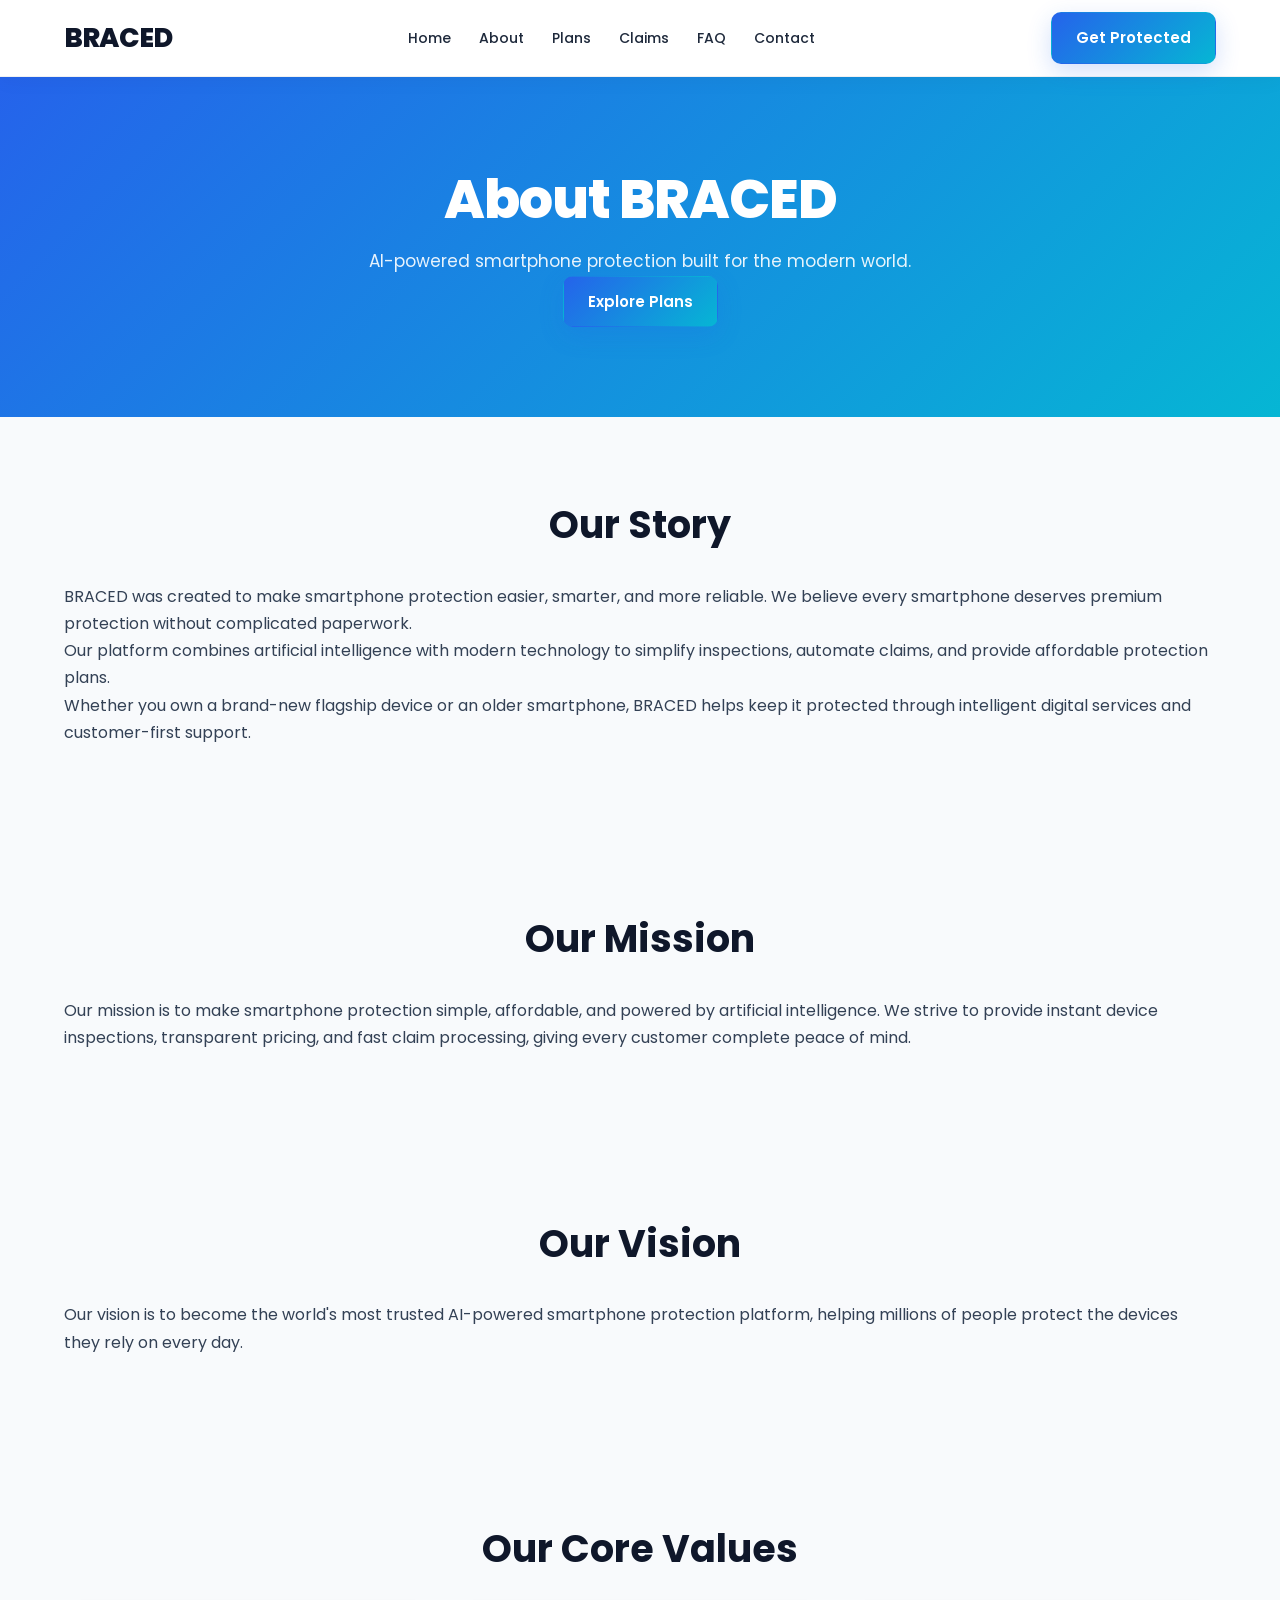
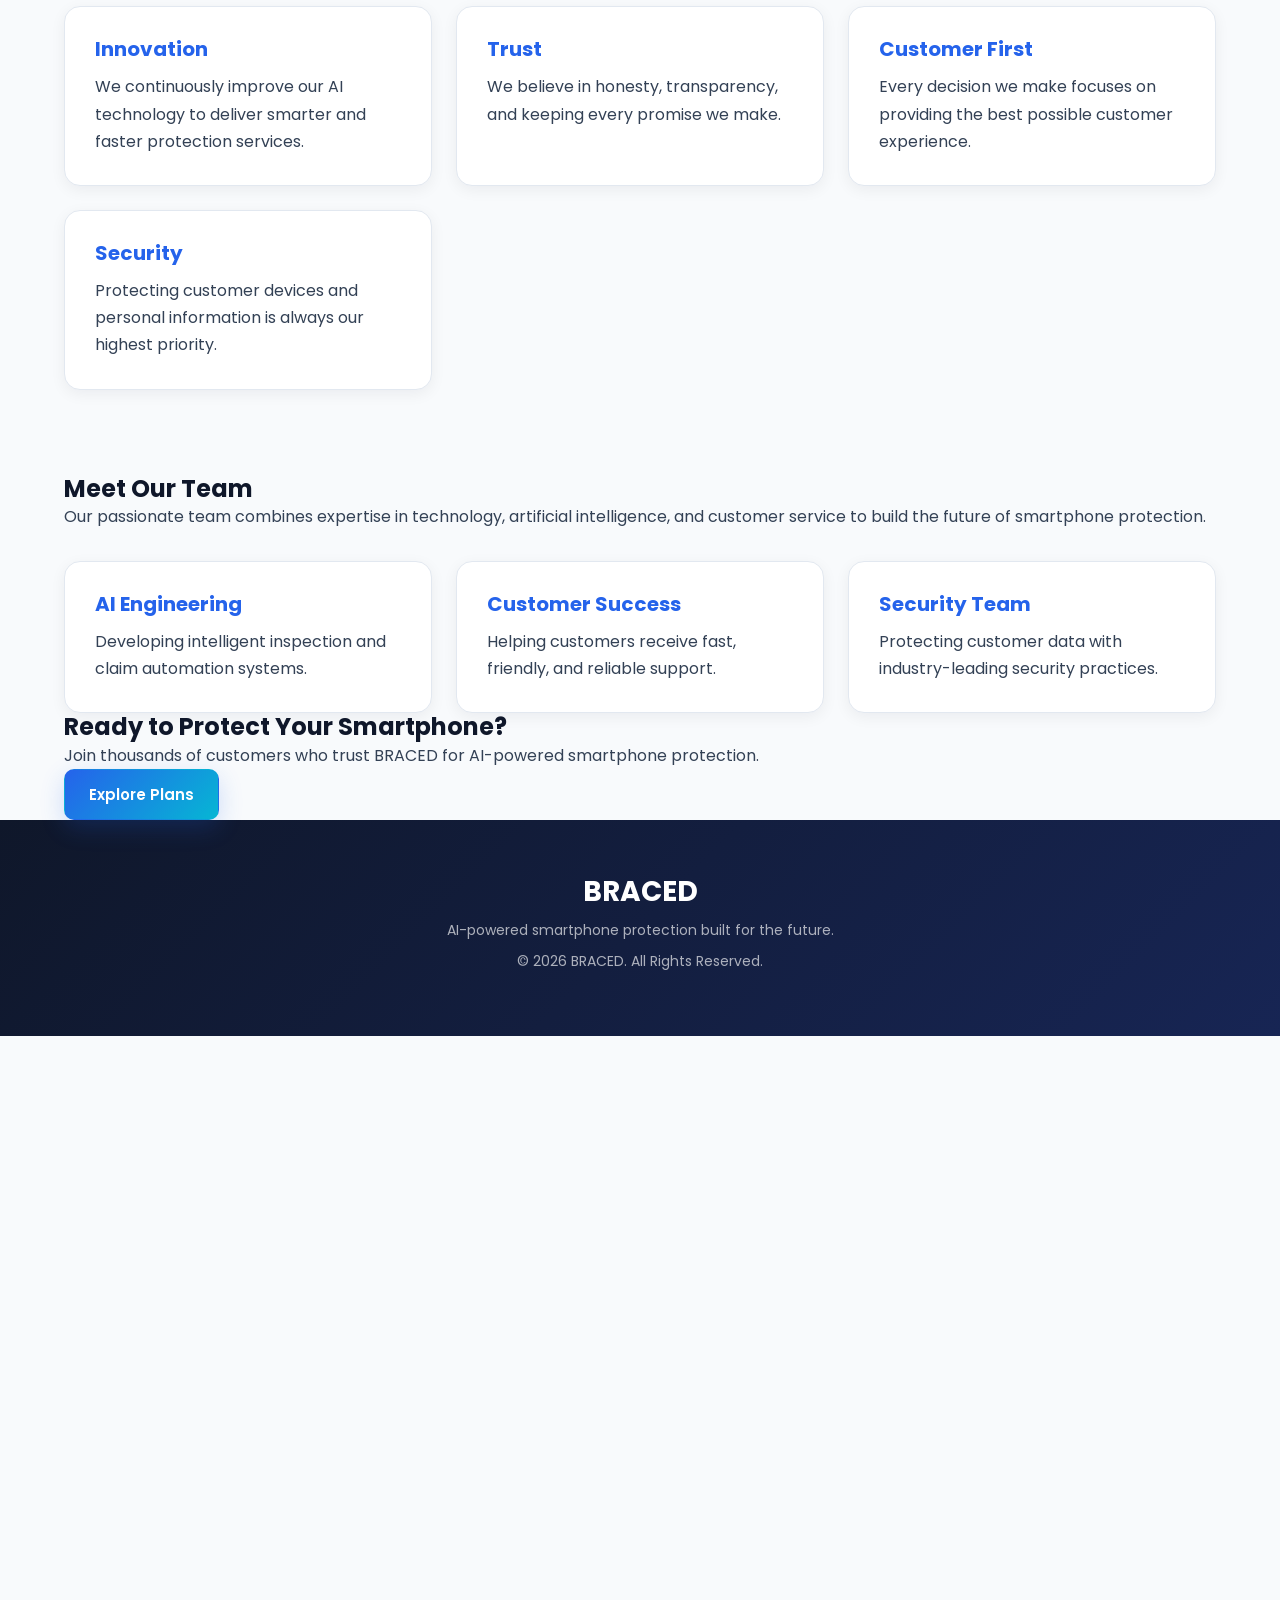
<file: pages/about.html>
<!DOCTYPE html>
<html lang="en">

<head>

    <meta charset="UTF-8">
    <meta name="viewport" content="width=device-width, initial-scale=1.0">

    <title>About | BRACED</title>

    <meta name="description" content="Learn more about BRACED and our AI-powered smartphone protection services.">

    <link rel="stylesheet" href="../css/style.css">

</head>

<body>

    <!-- ===========================
         HEADER
    ============================ -->

    <header>

        <nav class="navbar">

            <div class="logo">
                <a href="../index.html">BRACED</a>
            </div>

            <ul class="nav-links">

                <li><a href="../index.html">Home</a></li>

                <li><a href="about.html">About</a></li>

                <li><a href="plans.html">Plans</a></li>

                <li><a href="claims.html">Claims</a></li>

                <li><a href="faq.html">FAQ</a></li>

                <li><a href="contact.html">Contact</a></li>

            </ul>

            <a href="plans.html" class="btn-primary">
                Get Protected
            </a>

        </nav>

    </header>

    <main>

        <!-- ===========================
             ABOUT HERO
        ============================ -->

        <section class="about-hero">

            <div class="container">

                <h1>About BRACED</h1>

                <p>

                    AI-powered smartphone protection built for the modern world.

                </p>

                <a href="plans.html" class="btn-primary">

                    Explore Plans

                </a>

            </div>

        </section>

        <!-- ===========================
             OUR STORY
        ============================ -->

        <section class="our-story">

            <div class="container">

                <h2>Our Story</h2>

                <p>

                    BRACED was created to make smartphone protection easier,
                    smarter, and more reliable. We believe every smartphone
                    deserves premium protection without complicated paperwork.

                </p>

                <p>

                    Our platform combines artificial intelligence with modern
                    technology to simplify inspections, automate claims,
                    and provide affordable protection plans.

                </p>

                <p>

                    Whether you own a brand-new flagship device or an older
                    smartphone, BRACED helps keep it protected through
                    intelligent digital services and customer-first support.

                </p>

            </div>

        </section>
        <!-- ===========================
             OUR MISSION
        ============================ -->

        <section class="mission">

            <div class="container">

                <h2>Our Mission</h2>

                <p>

                    Our mission is to make smartphone protection simple,
                    affordable, and powered by artificial intelligence.
                    We strive to provide instant device inspections,
                    transparent pricing, and fast claim processing,
                    giving every customer complete peace of mind.

                </p>

            </div>

        </section>

        <!-- ===========================
             OUR VISION
        ============================ -->

        <section class="vision">

            <div class="container">

                <h2>Our Vision</h2>

                <p>

                    Our vision is to become the world's most trusted
                    AI-powered smartphone protection platform, helping
                    millions of people protect the devices they rely on
                    every day.

                </p>

            </div>

        </section>

        <!-- ===========================
             CORE VALUES
        ============================ -->

        <section class="core-values">

            <div class="container">

                <h2>Our Core Values</h2>

                <div class="values-grid">

                    <div class="value-card">

                        <h3>Innovation</h3>

                        <p>

                            We continuously improve our AI technology to
                            deliver smarter and faster protection services.

                        </p>

                    </div>

                    <div class="value-card">

                        <h3>Trust</h3>

                        <p>

                            We believe in honesty, transparency,
                            and keeping every promise we make.

                        </p>

                    </div>

                    <div class="value-card">

                        <h3>Customer First</h3>

                        <p>

                            Every decision we make focuses on providing
                            the best possible customer experience.

                        </p>

                    </div>

                    <div class="value-card">

                        <h3>Security</h3>

                        <p>

                            Protecting customer devices and personal
                            information is always our highest priority.

                        </p>

                    </div>

                </div>

            </div>

        </section>
        <!-- ===========================
             OUR TEAM
        ============================ -->

        <section class="team">

            <div class="container">

                <h2>Meet Our Team</h2>

                <p>
                    Our passionate team combines expertise in technology,
                    artificial intelligence, and customer service to build
                    the future of smartphone protection.
                </p>

                <div class="team-grid">

                    <div class="team-card">

                        <h3>AI Engineering</h3>

                        <p>
                            Developing intelligent inspection and claim
                            automation systems.
                        </p>

                    </div>

                    <div class="team-card">

                        <h3>Customer Success</h3>

                        <p>
                            Helping customers receive fast, friendly,
                            and reliable support.
                        </p>

                    </div>

                    <div class="team-card">

                        <h3>Security Team</h3>

                        <p>
                            Protecting customer data with industry-leading
                            security practices.
                        </p>

                    </div>

                </div>

            </div>

        </section>

        <!-- ===========================
             CALL TO ACTION
        ============================ -->

        <section class="about-cta">

            <div class="container">

                <h2>Ready to Protect Your Smartphone?</h2>

                <p>
                    Join thousands of customers who trust BRACED for
                    AI-powered smartphone protection.
                </p>

                <a href="plans.html" class="btn-primary">
                    Explore Plans
                </a>

            </div>

        </section>

    </main>

    <!-- ===========================
         FOOTER
    ============================ -->

    <footer>

        <div class="container">

            <h3>BRACED</h3>

            <p>
                AI-powered smartphone protection built for the future.
            </p>

            <p>
                © 2026 BRACED. All Rights Reserved.
            </p>

        </div>

    </footer>

</body>

</html>
<!-- Insert this block *just before* the closing </body> tag in about.html -->
<!-- Signup section (anchor target for CTAs) -->
<section id="signup" class="signup section reveal">
  <div class="container">
    <h2 class="section-title">Start your free trial</h2>
    <p class="section-sub">No credit card required. Try BRACED risk monitoring and claims for 14 days.</p>

    <form class="card" aria-labelledby="signup" style="padding:20px; display:grid; gap:12px; max-width:720px;">
      <!-- Note: In production wire this to your backend / serverless function -->
      <label>
        <span style="display:block;font-weight:600;margin-bottom:6px">Full name</span>
        <input type="text" name="name" placeholder="Jane Doe" required style="width:100%;padding:10px;border-radius:8px;border:1px solid rgba(2,6,23,0.06)">
      </label>

      <label>
        <span style="display:block;font-weight:600;margin-bottom:6px">Email</span>
        <input type="email" name="email" placeholder="you@example.com" required style="width:100%;padding:10px;border-radius:8px;border:1px solid rgba(2,6,23,0.06)">
      </label>

      <label>
        <span style="display:block;font-weight:600;margin-bottom:6px">Device</span>
        <input type="text" name="device" placeholder="iPhone 15 Pro" style="width:100%;padding:10px;border-radius:8px;border:1px solid rgba(2,6,23,0.06)">
      </label>

      <div style="display:flex;gap:12px;align-items:center;">
        <button type="submit" class="btn btn-primary">Start Free Trial</button>
        <a class="btn btn-ghost" href="#contact" style="display:inline-flex;align-items:center">Contact Sales</a>
      </div>

      <p class="muted" style="color:var(--muted);font-size:0.95rem;margin:6px 0 0 0">
        By starting a trial you agree to our <a href="#terms">terms</a> and <a href="#privacy">privacy policy</a>.
      </p>
    </form>
  </div>
</section>

<!-- Contact section (anchor target for Contact Sales) -->
<section id="contact" class="contact section reveal">
  <div class="container">
    <h2 class="section-title">Contact Sales</h2>
    <p class="section-sub">Have questions about coverage, enterprise plans, or integrations? Our team is here to help.</p>

    <div class="contact-grid" style="display:grid; grid-template-columns: 1fr 320px; gap:20px; align-items:start; margin-top:18px;">
      <form class="card" style="padding:20px; display:grid; gap:12px;">
        <label>
          <span style="display:block;font-weight:600;margin-bottom:6px">Company</span>
          <input type="text" name="company" placeholder="ACME Inc." style="width:100%;padding:10px;border-radius:8px;border:1px solid rgba(2,6,23,0.06)">
        </label>

        <label>
          <span style="display:block;font-weight:600;margin-bottom:6px">Name</span>
          <input type="text" name="name" placeholder="Your name" required style="width:100%;padding:10px;border-radius:8px;border:1px solid rgba(2,6,23,0.06)">
        </label>

        <label>
          <span style="display:block;font-weight:600;margin-bottom:6px">Work email</span>
          <input type="email" name="email" placeholder="you@company.com" required style="width:100%;padding:10px;border-radius:8px;border:1px solid rgba(2,6,23,0.06)">
        </label>

        <label>
          <span style="display:block;font-weight:600;margin-bottom:6px">Message</span>
          <textarea name="message" rows="4" placeholder="Tell us about your needs..." style="width:100%;padding:10px;border-radius:8px;border:1px solid rgba(2,6,23,0.06)"></textarea>
        </label>

        <div style="display:flex;gap:12px;align-items:center;">
          <button type="submit" class="btn btn-primary">Send message</button>
          <a class="btn btn-outline" href="mailto:sales@braced.example">Email sales</a>
        </div>
      </form>

      <aside style="padding:18px; border-radius:12px; background:var(--surface); box-shadow:var(--shadow-sm);">
        <h4 style="margin-top:0">Sales & Partnerships</h4>
        <p style="color:var(--muted)">response time: typically within 1 business day</p>
        <dl style="margin-top:12px;color:var(--muted);">
          <dt style="font-weight:700">Email</dt><dd>sales@braced.example</dd>
          <dt style="font-weight:700;margin-top:8px">Phone</dt><dd>+1 (555) 555-0123</dd>
          <dt style="font-weight:700;margin-top:8px">Address</dt><dd>1600 Market St, San Francisco, CA</dd>
        </dl>
      </aside>
    </div>
  </div>
</section>

<!-- Privacy policy (simple inline excerpt, link to full doc in production) -->
<section id="privacy" class="policy section reveal">
  <div class="container">
    <h2 class="section-title">Privacy Policy</h2>
    <p class="section-sub">Short summary — we minimize data collection and prioritize on-device processing where possible.</p>

    <div class="card" style="padding:18px; margin-top:14px;">
      <h4>Data we collect</h4>
      <p style="color:var(--muted)">Minimal diagnostics, device model, and anonymized telemetry used to improve risk models and claims processing. We do not sell personal data.</p>

      <h4 style="margin-top:12px">Your control</h4>
      <p style="color:var(--muted)">You can opt out of analytics, request data exports, or delete your account by contacting support.</p>

      <p style="margin-top:10px;color:var(--muted)"><em>For the full policy, link to your canonical privacy page in production.</em></p>
    </div>
  </div>
</section>

<!-- Terms of service (short excerpt) -->
<section id="terms" class="policy section reveal">
  <div class="container">
    <h2 class="section-title">Terms of Service</h2>
    <p class="section-sub">Summary of key terms — coverage rules, claims process, and subscription terms.</p>

    <div class="card" style="padding:18px; margin-top:14px;">
      <h4>Coverage overview</h4>
      <p style="color:var(--muted)">Coverage varies by plan and geography. Claims are subject to verification and the terms agreed at sign-up.</p>

      <h4 style="margin-top:12px">Billing & cancellations</h4>
      <p style="color:var(--muted)">You can cancel at any time; prorated refunds may apply depending on billing cycle and promotions.</p>

      <p style="margin-top:10px;color:var(--muted)"><em>Link this to the full legal terms page for production use.</em></p>
    </div>
  </div>
</section>

<!-- Minor accessibility helper: skip link (visually hidden until focused) -->
<a class="skip-link" href="#main" style="position:absolute;left:-9999px;top:auto;width:1px;height:1px;overflow:hidden;"
   onfocus="this.style.left='16px';this.style.top='16px';this.style.width='auto';this.style.height='auto';this.style.background='#fff';this.style.padding='8px 12px';this.style.borderRadius='8px';this.style.boxShadow='var(--shadow-sm)';">
  Skip to content
</a>
</file>
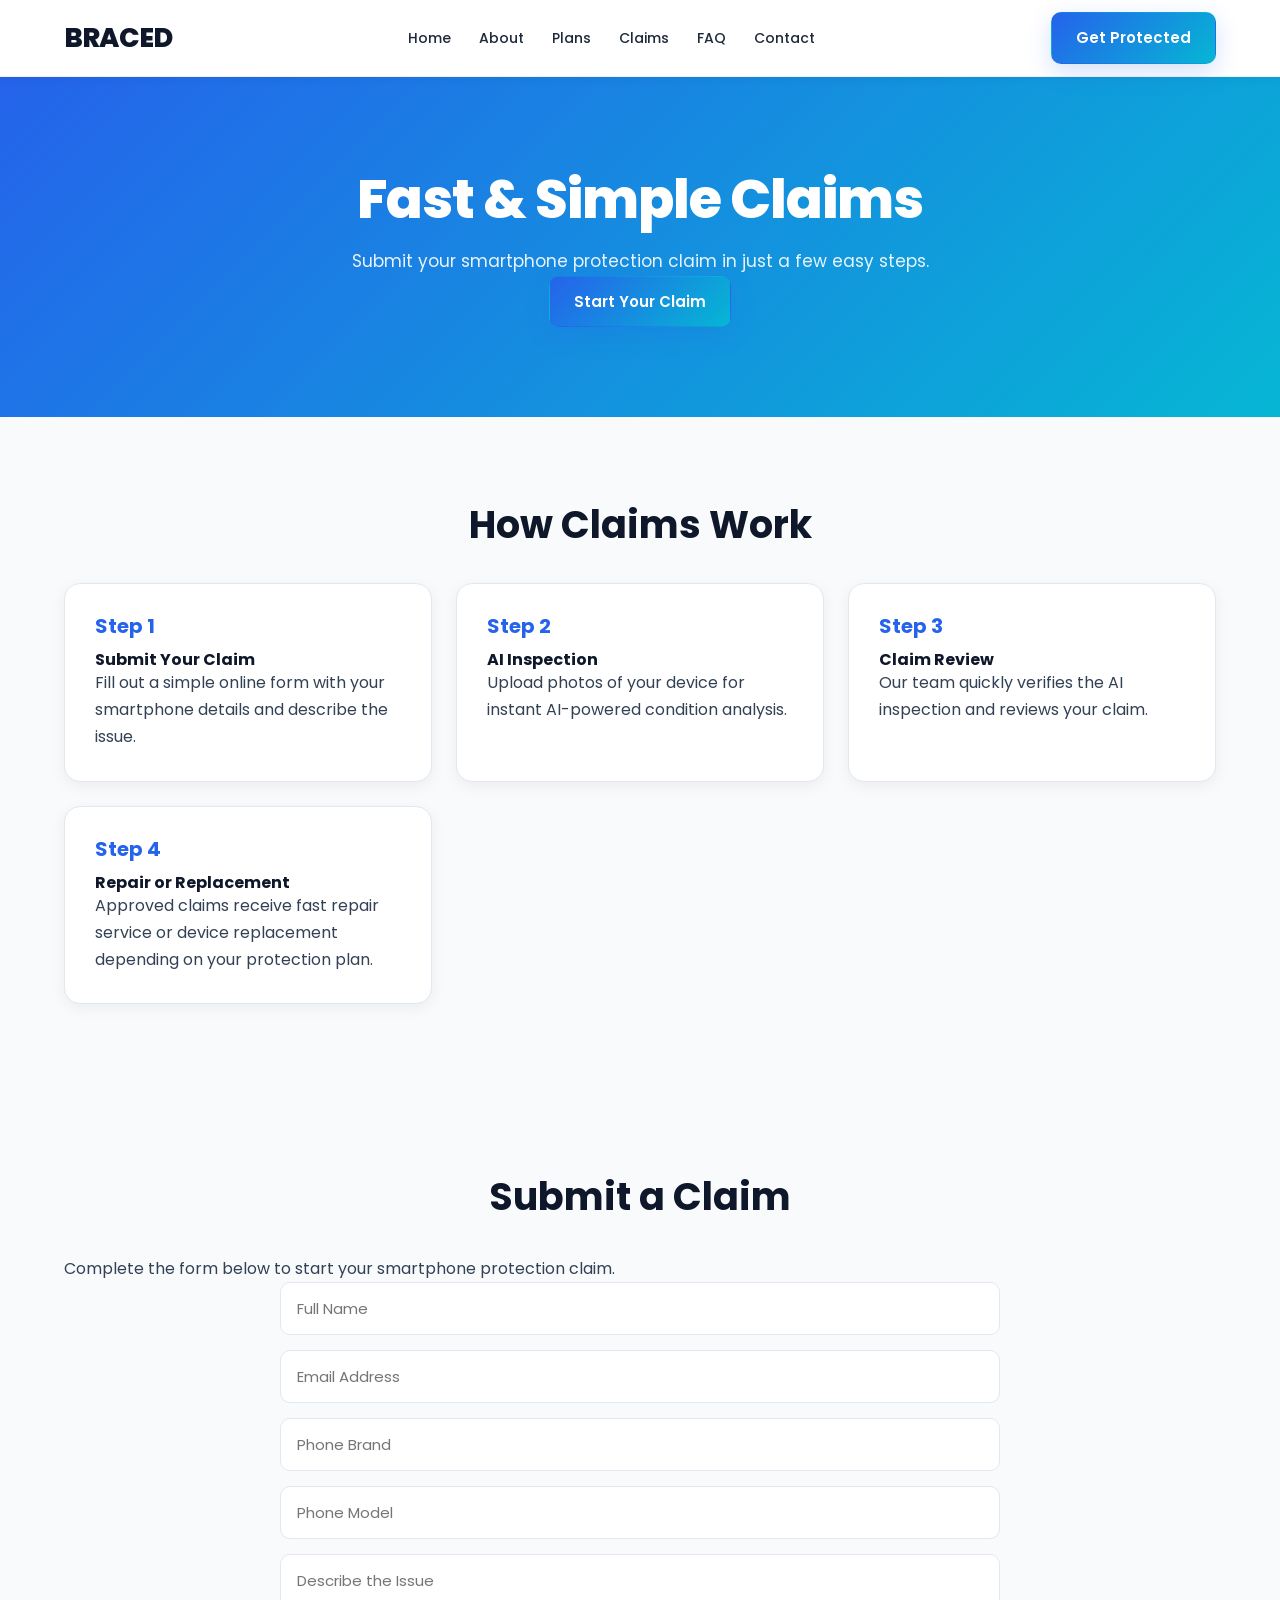
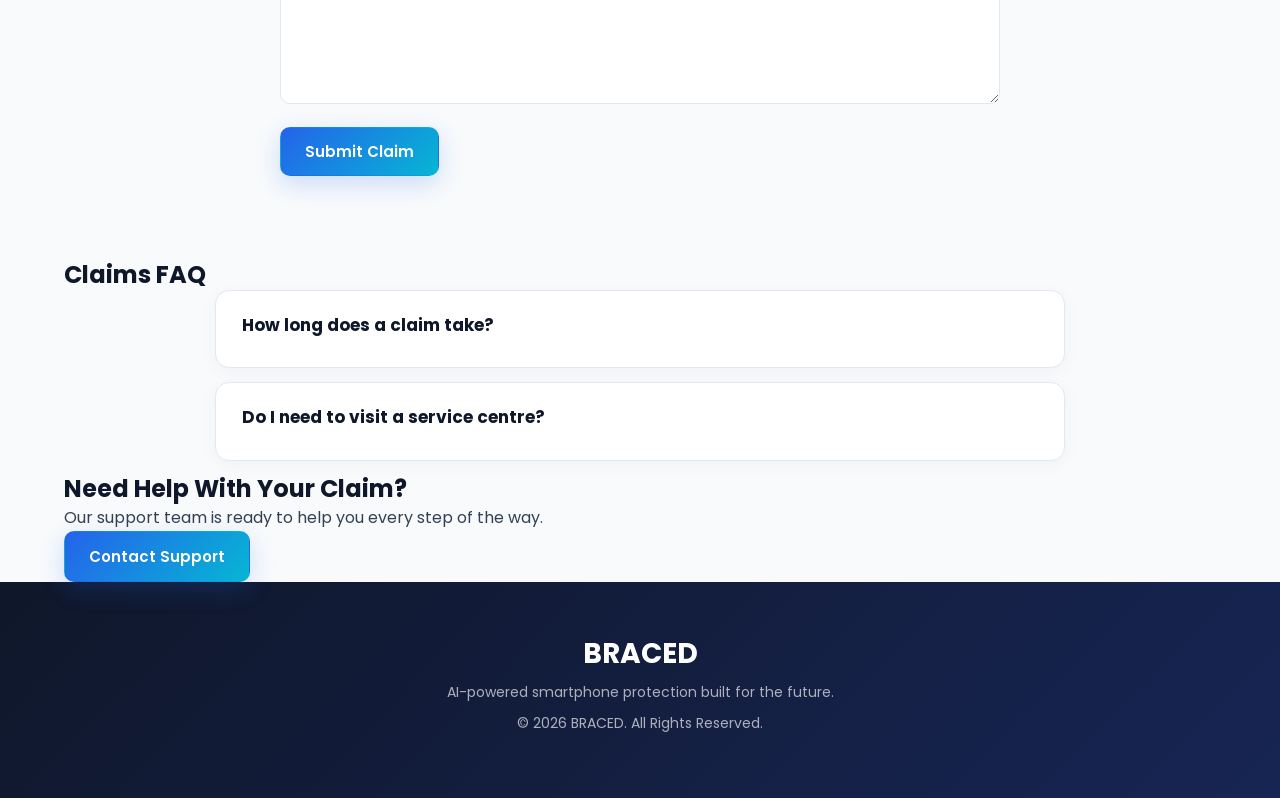
<file: pages/claims.html>
<!DOCTYPE html>
<html lang="en">

<head>

    <meta charset="UTF-8">
    <meta name="viewport" content="width=device-width, initial-scale=1.0">

    <title>Claims | BRACED</title>

    <meta name="description" content="Submit and track your BRACED smartphone protection claims.">

    <link rel="stylesheet" href="../css/style.css">

</head>

<body>

    <!-- ===========================
         HEADER
    ============================ -->

    <header>

        <nav class="navbar">

            <div class="logo">
                <a href="../index.html">BRACED</a>
            </div>

            <ul class="nav-links">

                <li><a href="../index.html">Home</a></li>

                <li><a href="about.html">About</a></li>

                <li><a href="plans.html">Plans</a></li>

                <li><a href="claims.html">Claims</a></li>

                <li><a href="faq.html">FAQ</a></li>

                <li><a href="contact.html">Contact</a></li>

            </ul>

            <a href="#" class="btn-primary">
                Get Protected
            </a>

        </nav>

    </header>

    <main>

        <!-- ===========================
             CLAIMS HERO
        ============================ -->

        <section class="claims-hero">

            <div class="container">

                <h1>Fast &amp; Simple Claims</h1>

                <p>

                    Submit your smartphone protection claim in just a few easy steps.

                </p>

                <a href="#" class="btn-primary">

                    Start Your Claim

                </a>

            </div>

        </section>

        <!-- ===========================
             HOW CLAIMS WORK
        ============================ -->

        <section class="claims-process">

            <div class="container">

                <h2>How Claims Work</h2>

                <div class="claims-grid">

                    <div class="claim-step">

                        <h3>Step 1</h3>

                        <h4>Submit Your Claim</h4>

                        <p>

                            Fill out a simple online form with your smartphone details and describe the issue.

                        </p>

                    </div>

                    <div class="claim-step">

                        <h3>Step 2</h3>

                        <h4>AI Inspection</h4>

                        <p>

                            Upload photos of your device for instant AI-powered condition analysis.

                        </p>

                    </div>

                    <div class="claim-step">

                        <h3>Step 3</h3>

                        <h4>Claim Review</h4>

                        <p>

                            Our team quickly verifies the AI inspection and reviews your claim.

                        </p>

                    </div>

                    <div class="claim-step">

                        <h3>Step 4</h3>

                        <h4>Repair or Replacement</h4>

                        <p>

                            Approved claims receive fast repair service or device replacement depending on your protection plan.

                        </p>

                    </div>

                </div>

            </div>

        </section>
        <!-- ===========================
             CLAIM FORM
        ============================ -->

        <section class="claim-form">

            <div class="container">

                <h2>Submit a Claim</h2>

                <p>

                    Complete the form below to start your smartphone protection claim.

                </p>

                <form>

                    <input type="text" placeholder="Full Name" required>

                    <input type="email" placeholder="Email Address" required>

                    <input type="text" placeholder="Phone Brand" required>

                    <input type="text" placeholder="Phone Model" required>

                    <textarea placeholder="Describe the Issue" rows="5" required></textarea>

                    <button type="submit" class="btn-primary">

                        Submit Claim

                    </button>

                </form>

            </div>

        </section>

        <!-- ===========================
             CLAIM FAQ
        ============================ -->

        <section class="claims-faq">

            <div class="container">

                <h2>Claims FAQ</h2>

                <div class="faq-item">

                    <h3>How long does a claim take?</h3>

                    <p>

                        Most claims are reviewed within 24 hours after AI inspection.

                    </p>

                </div>

                <div class="faq-item">

                    <h3>Do I need to visit a service centre?</h3>

                    <p>

                        In most cases, no. The process is completed online until repair or replacement is arranged.

                    </p>

                </div>

            </div>

        </section>

        <!-- ===========================
             CALL TO ACTION
        ============================ -->

        <section class="claims-cta">

            <div class="container">

                <h2>Need Help With Your Claim?</h2>

                <p>

                    Our support team is ready to help you every step of the way.

                </p>

                <a href="contact.html" class="btn-primary">

                    Contact Support

                </a>

            </div>

        </section>
    </main>

    <!-- ===========================
         FOOTER
    ============================ -->

    <footer>

        <div class="container">

            <h3>BRACED</h3>

            <p>

                AI-powered smartphone protection built for the future.

            </p>

            <p>

                © 2026 BRACED. All Rights Reserved.

            </p>

        </div>

    </footer>

    <script src="../js/app.js"></script>

</body>

</html>
</file>
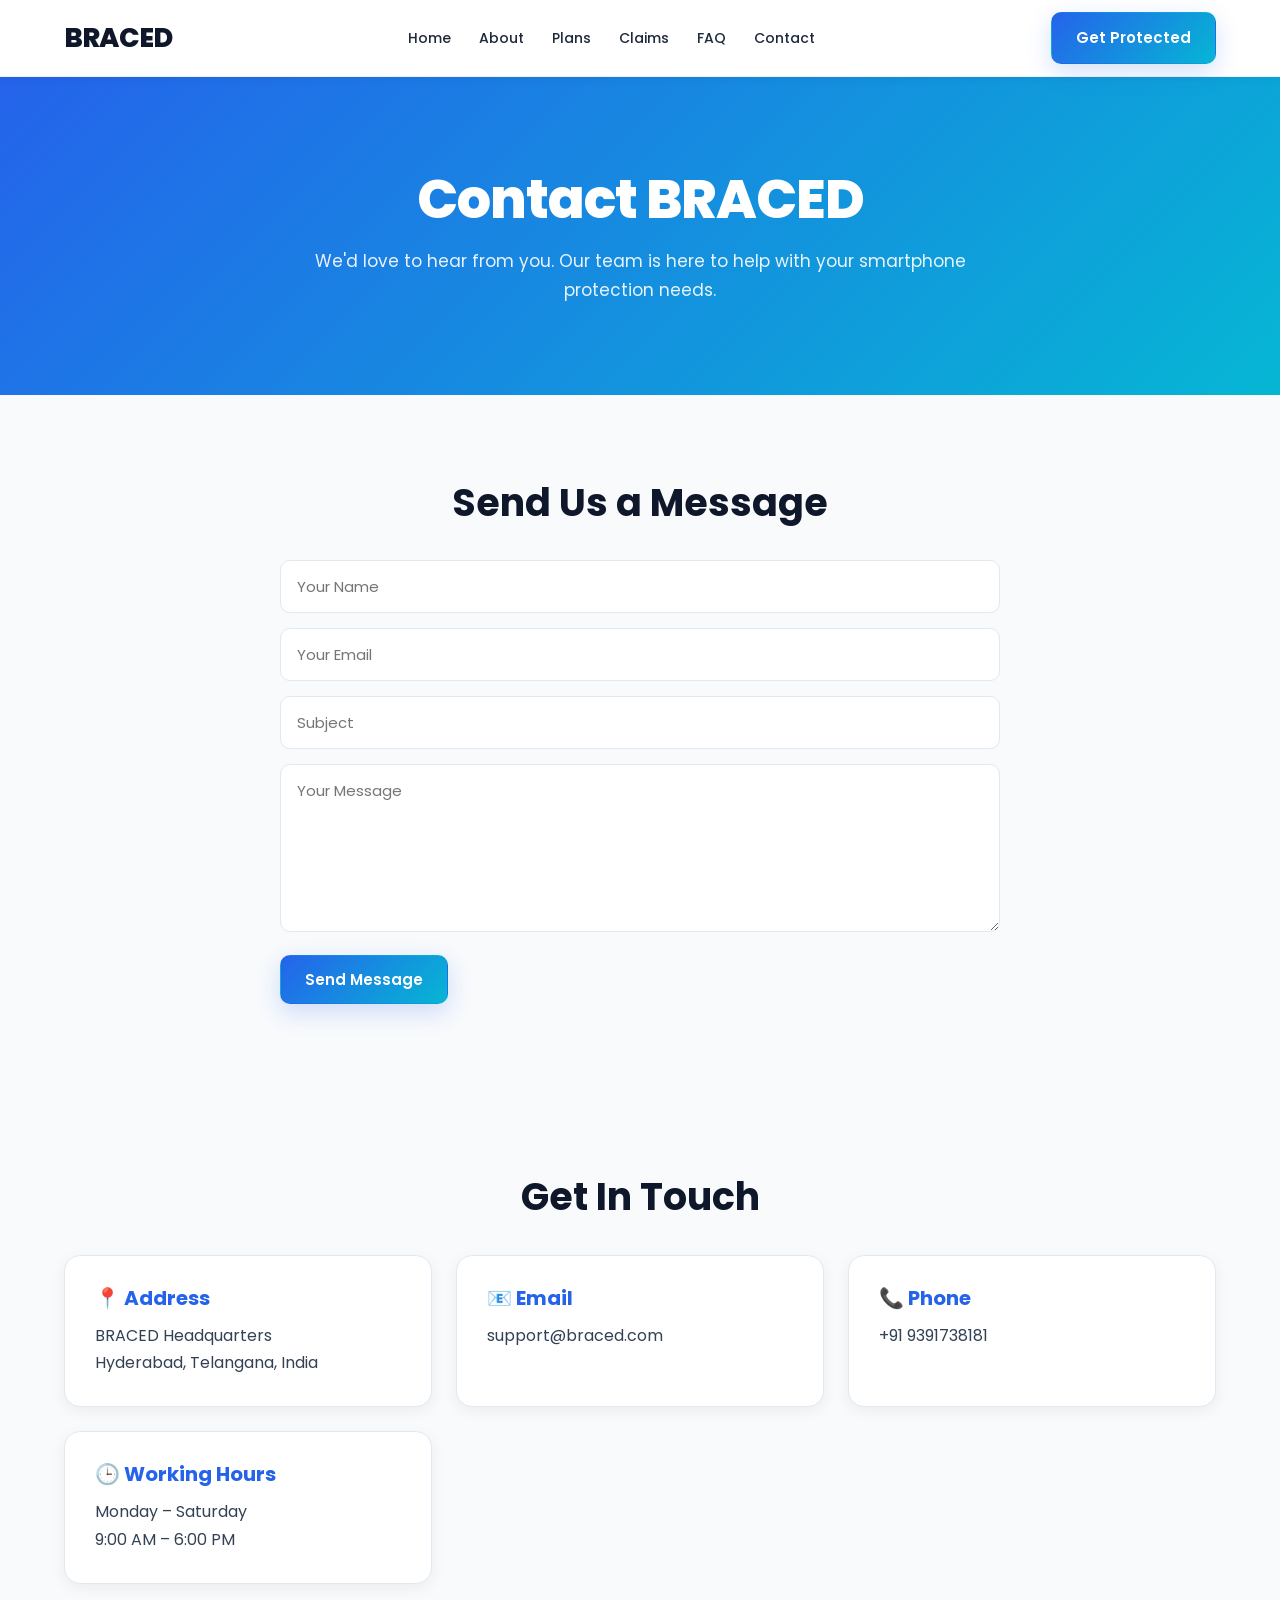
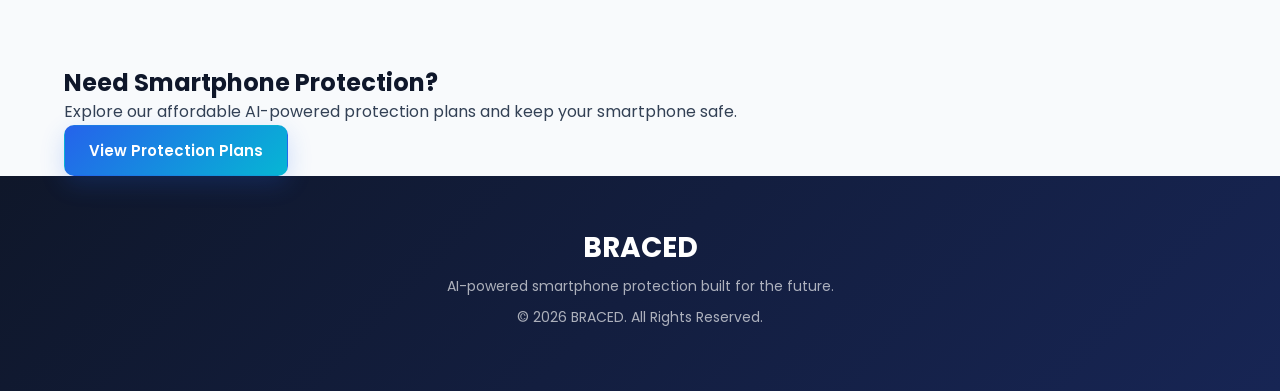
<file: pages/contact.html>
<!DOCTYPE html>
<html lang="en">

<head>

    <meta charset="UTF-8">
    <meta name="viewport" content="width=device-width, initial-scale=1.0">

    <title>Contact | BRACED</title>

    <meta name="description" content="Contact BRACED for smartphone protection support.">

    <link rel="stylesheet" href="../css/style.css">

</head>

<body>

    <!-- ===========================
         HEADER
    ============================ -->

    <header>

        <nav class="navbar">

            <div class="logo">

                <a href="../index.html">BRACED</a>

            </div>

            <ul class="nav-links">

                <li><a href="../index.html">Home</a></li>
                <li><a href="about.html">About</a></li>
                <li><a href="plans.html">Plans</a></li>
                <li><a href="claims.html">Claims</a></li>
                <li><a href="faq.html">FAQ</a></li>
                <li><a href="contact.html">Contact</a></li>

            </ul>

            <a href="plans.html" class="btn-primary">

                Get Protected

            </a>

        </nav>

    </header>

    <main>

        <!-- ===========================
             CONTACT HERO
        ============================ -->

        <section class="contact-hero">

            <div class="container">

                <h1>Contact BRACED</h1>

                <p>

                    We'd love to hear from you. Our team is here to help with your smartphone protection needs.

                </p>

            </div>

        </section>

        <!-- ===========================
             CONTACT FORM
        ============================ -->

        <section class="contact-page">

            <div class="container">

                <h2>Send Us a Message</h2>

                <form>

                    <input type="text" placeholder="Your Name" required>

                    <input type="email" placeholder="Your Email" required>

                    <input type="text" placeholder="Subject" required>

                    <textarea placeholder="Your Message" rows="6" required></textarea>

                    <button type="submit" class="btn-primary">

                        Send Message

                    </button>

                </form>

            </div>

        </section>
        <!-- ===========================
             CONTACT INFORMATION
        ============================ -->

        <section class="contact-info">

            <div class="container">

                <h2>Get In Touch</h2>

                <div class="contact-grid">

                    <div class="contact-card">

                        <h3>📍 Address</h3>

                        <p>

                            BRACED Headquarters<br>
                            Hyderabad, Telangana, India

                        </p>

                    </div>

                    <div class="contact-card">

                        <h3>📧 Email</h3>

                        <p>

                            support@braced.com

                        </p>

                    </div>

                    <div class="contact-card">

                        <h3>📞 Phone</h3>

                        <p>

                            +91 9391738181

                        </p>

                    </div>

                    <div class="contact-card">

                        <h3>🕒 Working Hours</h3>

                        <p>

                            Monday – Saturday<br>
                            9:00 AM – 6:00 PM

                        </p>

                    </div>

                </div>

            </div>

        </section>

        <!-- ===========================
             CONTACT CTA
        ============================ -->

        <section class="contact-cta">

            <div class="container">

                <h2>Need Smartphone Protection?</h2>

                <p>

                    Explore our affordable AI-powered protection plans and keep your smartphone safe.

                </p>

                <a href="plans.html" class="btn-primary">

                    View Protection Plans

                </a>

            </div>

        </section>
    </main>

    <!-- ===========================
         FOOTER
    ============================ -->

    <footer>

        <div class="container">

            <h3>BRACED</h3>

            <p>

                AI-powered smartphone protection built for the future.

            </p>

            <p>

                © 2026 BRACED. All Rights Reserved.

            </p>

        </div>

    </footer>

    <script src="../js/app.js"></script>

</body>

</html>
</file>
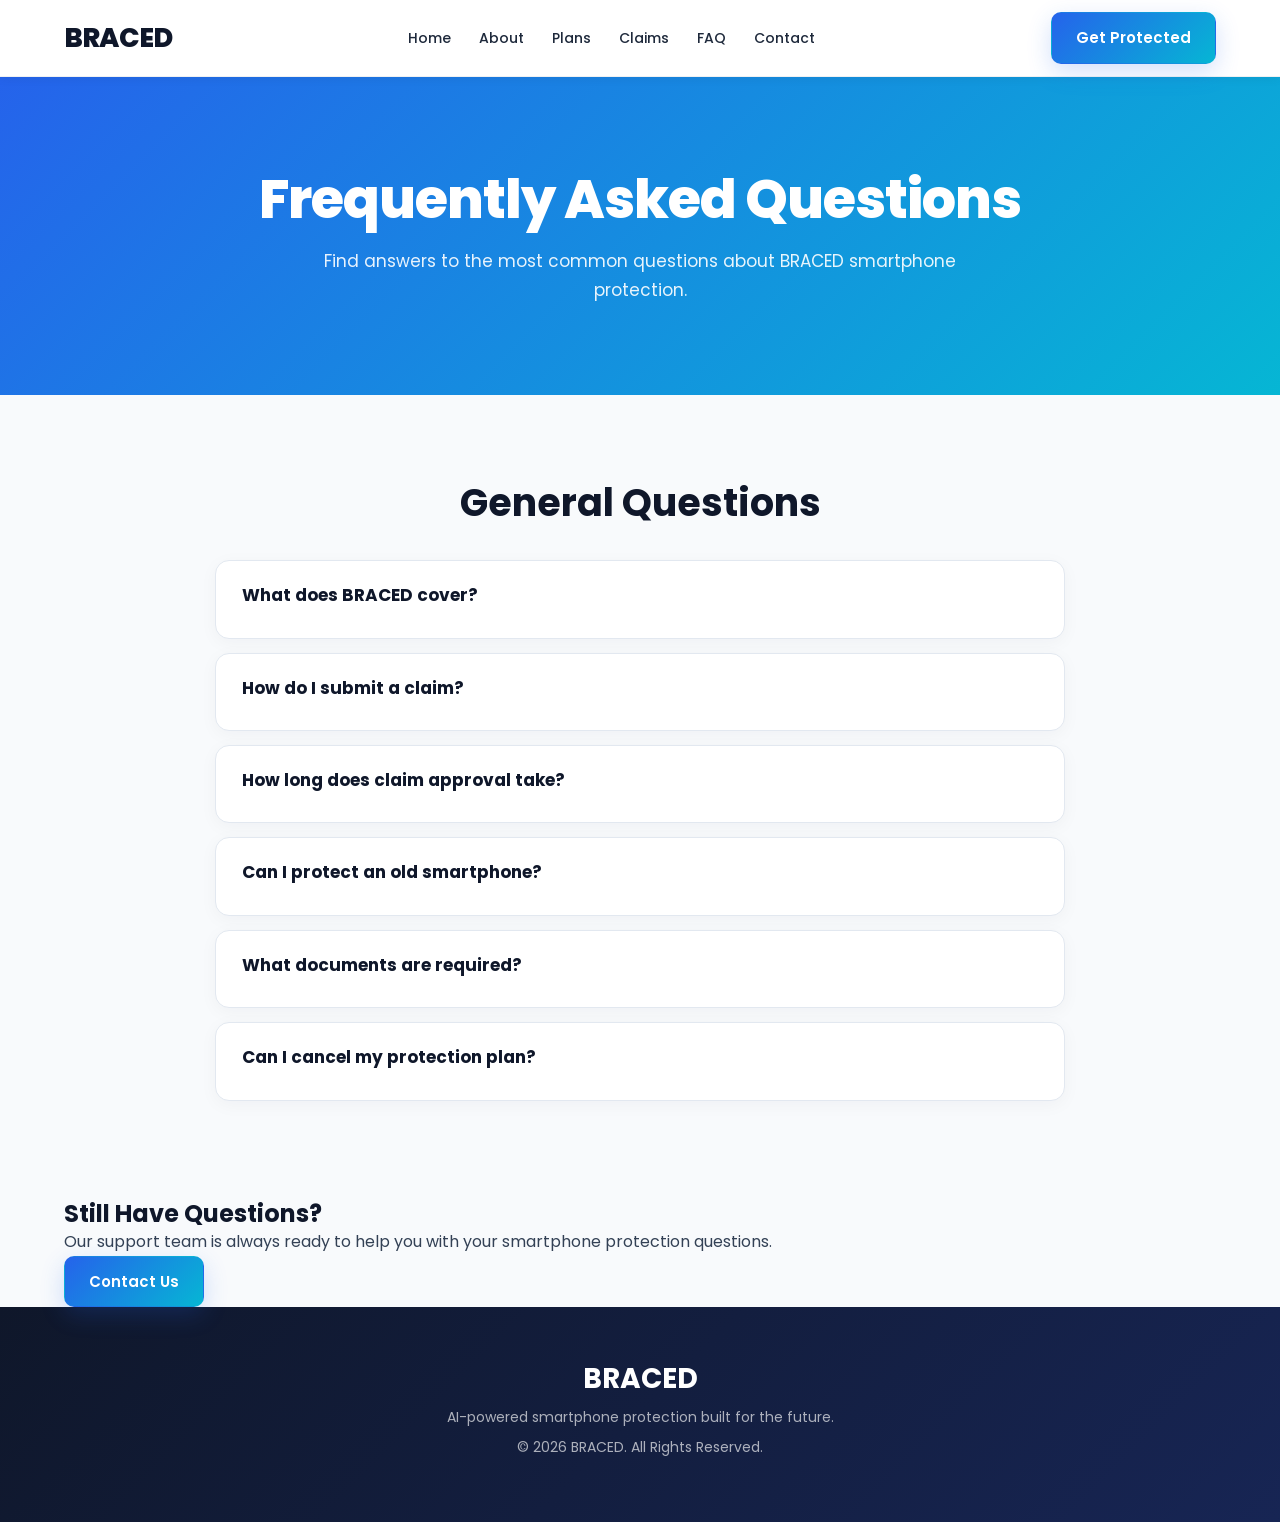
<file: pages/faq.html>
<!DOCTYPE html>
<html lang="en">

<head>

    <meta charset="UTF-8">
    <meta name="viewport" content="width=device-width, initial-scale=1.0">

    <title>FAQ | BRACED</title>

    <meta name="description" content="Frequently Asked Questions about BRACED smartphone protection.">

    <link rel="stylesheet" href="../css/style.css">

</head>

<body>

    <!-- ===========================
         HEADER
    ============================ -->

    <header>

        <nav class="navbar">

            <div class="logo">

                <a href="../index.html">BRACED</a>

            </div>

            <ul class="nav-links">

                <li><a href="../index.html">Home</a></li>
                <li><a href="about.html">About</a></li>
                <li><a href="plans.html">Plans</a></li>
                <li><a href="claims.html">Claims</a></li>
                <li><a href="faq.html">FAQ</a></li>
                <li><a href="contact.html">Contact</a></li>

            </ul>

            <a href="plans.html" class="btn-primary">

                Get Protected

            </a>

        </nav>

    </header>

    <main>

        <!-- ===========================
             FAQ HERO
        ============================ -->

        <section class="faq-hero">

            <div class="container">

                <h1>Frequently Asked Questions</h1>

                <p>

                    Find answers to the most common questions about BRACED smartphone protection.

                </p>

            </div>

        </section>

        <!-- ===========================
             FAQ SECTION
        ============================ -->

        <section class="faq-page">

            <div class="container">

                <h2>General Questions</h2>

                <div class="faq-item">

                    <h3>What does BRACED cover?</h3>

                    <p>

                        BRACED protects your smartphone against screen damage, accidental drops, liquid damage and other covered incidents depending on your selected plan.

                    </p>

                </div>

                <div class="faq-item">

                    <h3>How do I submit a claim?</h3>

                    <p>

                        Visit the Claims page, complete the claim form, upload your device photos and submit your request for AI inspection.

                    </p>

                </div>

                <div class="faq-item">

                    <h3>How long does claim approval take?</h3>

                    <p>

                        Most claims are reviewed within 24 hours after the AI inspection is completed.

                    </p>

                </div>
                <div class="faq-item">

                    <h3>Can I protect an old smartphone?</h3>

                    <p>

                        Yes. BRACED supports many new and existing smartphones,
                        subject to our eligibility requirements and AI inspection.

                    </p>

                </div>

                <div class="faq-item">

                    <h3>What documents are required?</h3>

                    <p>

                        You may need your purchase invoice, device details,
                        and photos captured during the AI inspection process.

                    </p>

                </div>

                <div class="faq-item">

                    <h3>Can I cancel my protection plan?</h3>

                    <p>

                        Yes. You can cancel your protection plan according to
                        the terms and conditions of your selected plan.

                    </p>

                </div>

            </div>

        </section>

        <!-- ===========================
             CONTACT CTA
        ============================ -->

        <section class="faq-cta">

            <div class="container">

                <h2>Still Have Questions?</h2>

                <p>

                    Our support team is always ready to help you with your
                    smartphone protection questions.

                </p>

                <a href="contact.html" class="btn-primary">

                    Contact Us

                </a>

            </div>

        </section>
    </main>

    <!-- ===========================
         FOOTER
    ============================ -->

    <footer>

        <div class="container">

            <h3>BRACED</h3>

            <p>

                AI-powered smartphone protection built for the future.

            </p>

            <p>

                © 2026 BRACED. All Rights Reserved.

            </p>

        </div>

    </footer>

    <script src="../js/app.js"></script>

</body>

</html>
</file>
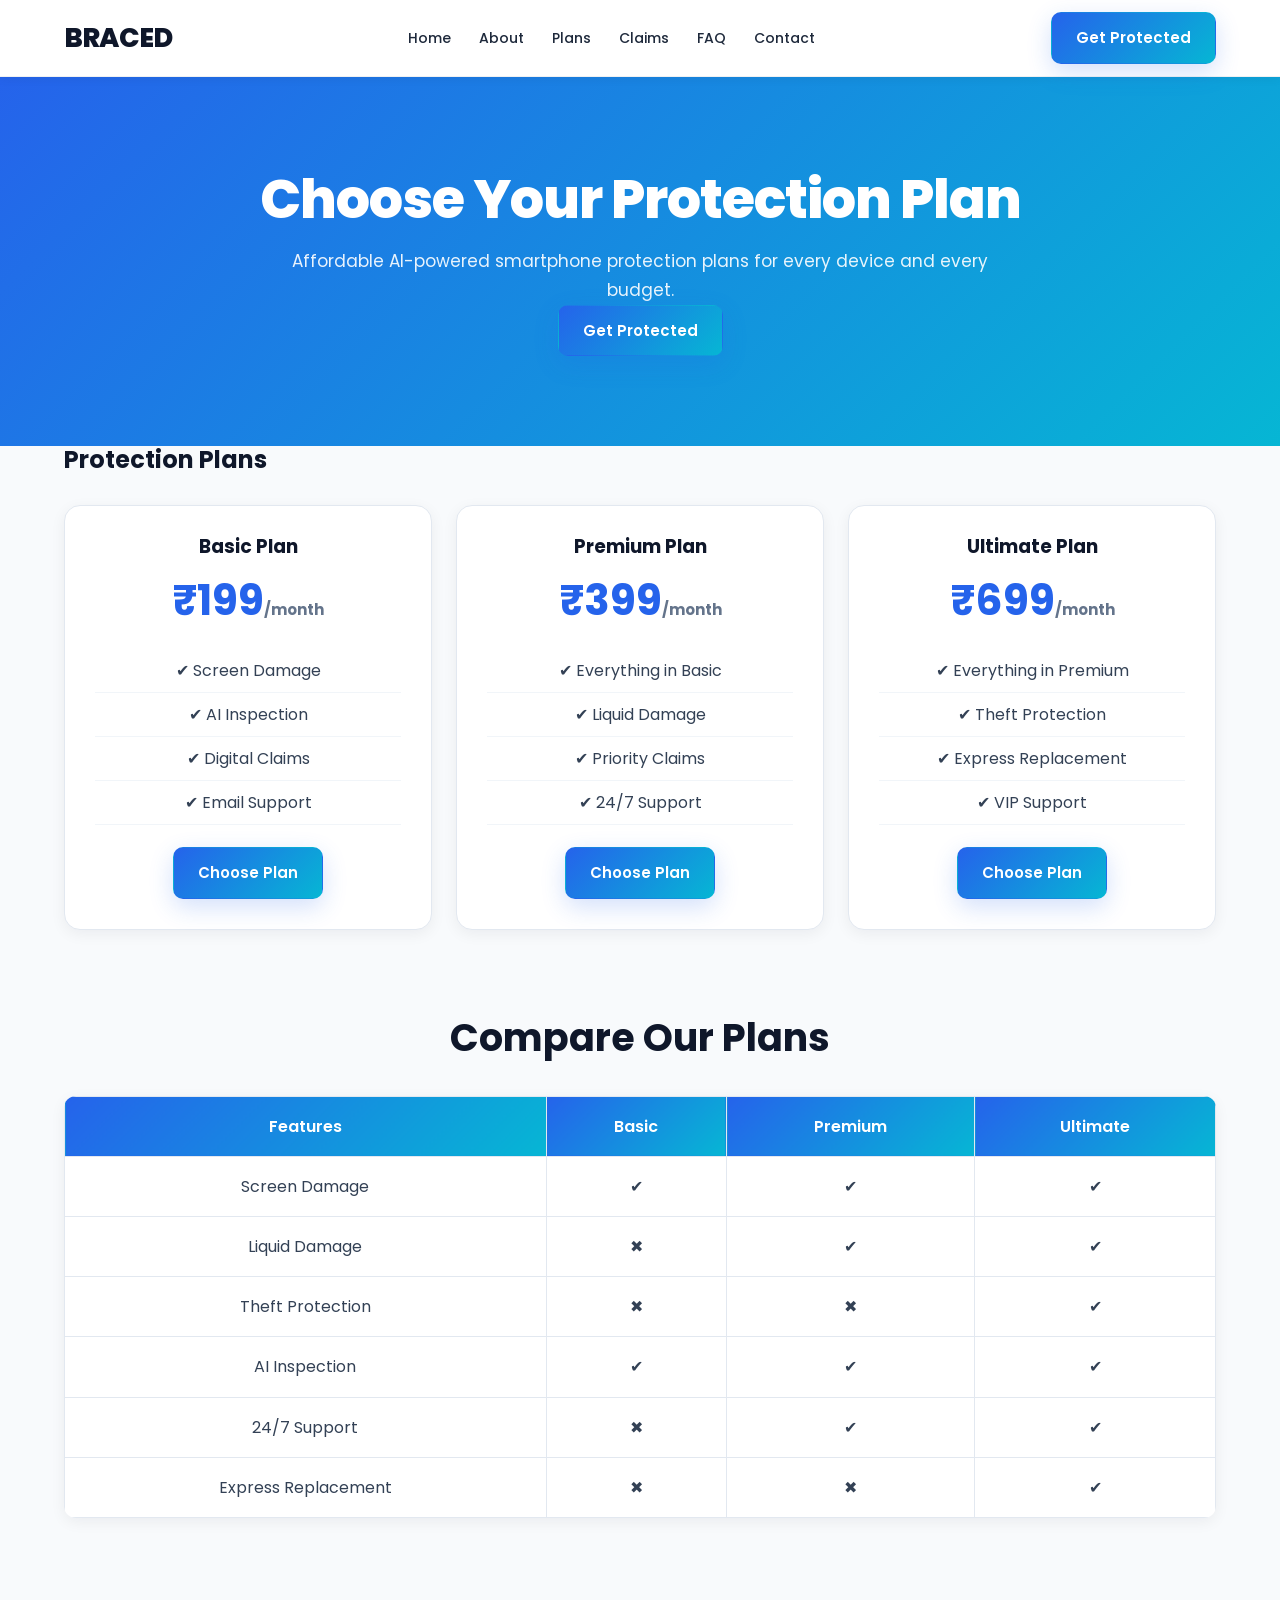
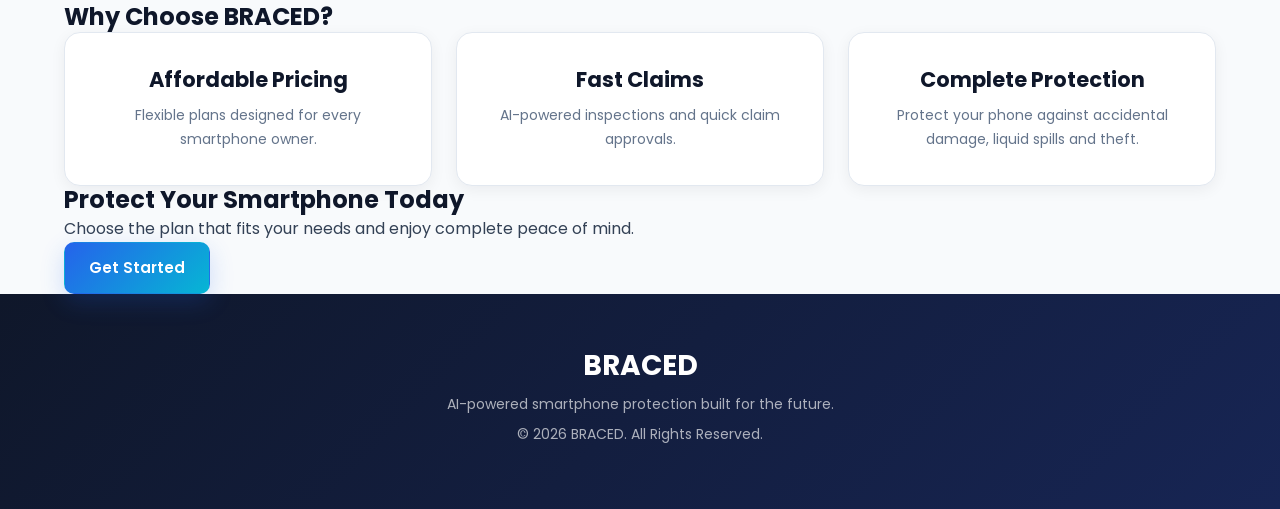
<file: pages/plans.html>
<!DOCTYPE html>
<html lang="en">

<head>

    <meta charset="UTF-8">
    <meta name="viewport" content="width=device-width, initial-scale=1.0">

    <title>Plans | BRACED</title>

    <meta name="description" content="Choose the best BRACED smartphone protection plan.">

    <link rel="stylesheet" href="../css/style.css">

</head>

<body>

    <!-- ===========================
         HEADER
    ============================ -->

    <header>

        <nav class="navbar">

            <div class="logo">
                <a href="../index.html">BRACED</a>
            </div>

            <ul class="nav-links">

                <li><a href="../index.html">Home</a></li>

                <li><a href="about.html">About</a></li>

                <li><a href="plans.html">Plans</a></li>

                <li><a href="claims.html">Claims</a></li>

                <li><a href="faq.html">FAQ</a></li>

                <li><a href="contact.html">Contact</a></li>

            </ul>

            <a href="#" class="btn-primary">
                Get Protected
            </a>

        </nav>

    </header>

    <main>

        <!-- ===========================
             HERO
        ============================ -->

        <section class="plans-hero">

            <div class="container">

                <h1>Choose Your Protection Plan</h1>

                <p>

                    Affordable AI-powered smartphone protection plans
                    for every device and every budget.

                </p>

                <a href="#" class="btn-primary">

                    Get Protected

                </a>

            </div>

        </section>

        <!-- ===========================
             PROTECTION PLANS
        ============================ -->

        <section class="plans">

            <div class="container">

                <h2>Protection Plans</h2>

                <div class="plans-grid">

                    <div class="plan-card">

                        <h3>Basic Plan</h3>

                        <h2>₹199<span>/month</span></h2>

                        <ul>

                            <li>✔ Screen Damage</li>

                            <li>✔ AI Inspection</li>

                            <li>✔ Digital Claims</li>

                            <li>✔ Email Support</li>

                        </ul>

                        <a href="#" class="btn-primary">

                            Choose Plan

                        </a>

                    </div>

                    <div class="plan-card">

                        <h3>Premium Plan</h3>

                        <h2>₹399<span>/month</span></h2>

                        <ul>

                            <li>✔ Everything in Basic</li>

                            <li>✔ Liquid Damage</li>

                            <li>✔ Priority Claims</li>

                            <li>✔ 24/7 Support</li>

                        </ul>

                        <a href="#" class="btn-primary">

                            Choose Plan

                        </a>

                    </div>

                    <div class="plan-card">

                        <h3>Ultimate Plan</h3>

                        <h2>₹699<span>/month</span></h2>

                        <ul>

                            <li>✔ Everything in Premium</li>

                            <li>✔ Theft Protection</li>

                            <li>✔ Express Replacement</li>

                            <li>✔ VIP Support</li>

                        </ul>

                        <a href="#" class="btn-primary">

                            Choose Plan

                        </a>

                    </div>

                </div>

            </div>

        </section>
        <!-- ===========================
             PLAN COMPARISON
        ============================ -->

        <section class="plan-comparison">

            <div class="container">

                <h2>Compare Our Plans</h2>

                <table class="comparison-table">

                    <thead>

                        <tr>

                            <th>Features</th>
                            <th>Basic</th>
                            <th>Premium</th>
                            <th>Ultimate</th>

                        </tr>

                    </thead>

                    <tbody>

                        <tr>

                            <td>Screen Damage</td>
                            <td>✔</td>
                            <td>✔</td>
                            <td>✔</td>

                        </tr>

                        <tr>

                            <td>Liquid Damage</td>
                            <td>✖</td>
                            <td>✔</td>
                            <td>✔</td>

                        </tr>

                        <tr>

                            <td>Theft Protection</td>
                            <td>✖</td>
                            <td>✖</td>
                            <td>✔</td>

                        </tr>

                        <tr>

                            <td>AI Inspection</td>
                            <td>✔</td>
                            <td>✔</td>
                            <td>✔</td>

                        </tr>

                        <tr>

                            <td>24/7 Support</td>
                            <td>✖</td>
                            <td>✔</td>
                            <td>✔</td>

                        </tr>

                        <tr>

                            <td>Express Replacement</td>
                            <td>✖</td>
                            <td>✖</td>
                            <td>✔</td>

                        </tr>

                    </tbody>

                </table>

            </div>

        </section>

        <!-- ===========================
             WHY CHOOSE BRACED
        ============================ -->

        <section class="why-plans">

            <div class="container">

                <h2>Why Choose BRACED?</h2>

                <div class="features">

                    <div class="feature-card">

                        <h3>Affordable Pricing</h3>

                        <p>

                            Flexible plans designed for every smartphone owner.

                        </p>

                    </div>

                    <div class="feature-card">

                        <h3>Fast Claims</h3>

                        <p>

                            AI-powered inspections and quick claim approvals.

                        </p>

                    </div>

                    <div class="feature-card">

                        <h3>Complete Protection</h3>

                        <p>

                            Protect your phone against accidental damage,
                            liquid spills and theft.

                        </p>

                    </div>

                </div>

            </div>

        </section>

        <!-- ===========================
             CALL TO ACTION
        ============================ -->

        <section class="plans-cta">

            <div class="container">

                <h2>Protect Your Smartphone Today</h2>

                <p>

                    Choose the plan that fits your needs and enjoy complete peace of mind.

                </p>

                <a href="contact.html" class="btn-primary">

                    Get Started

                </a>

            </div>

        </section>
    </main>

    <!-- ===========================
         FOOTER
    ============================ -->

    <footer>

        <div class="container">

            <h3>BRACED</h3>

            <p>

                AI-powered smartphone protection built for the future.

            </p>

            <p>

                © 2026 BRACED. All Rights Reserved.

            </p>

        </div>

    </footer>

    <script src="../js/app.js"></script>

</body>

</html>
</file>
<file: css/style.css>
/* =========================================================
   BRACED
   Premium AI Smartphone Protection
   style.css
   ========================================================= */


/* =========================================================
   GOOGLE FONT
   ========================================================= */

@import url('https://fonts.googleapis.com/css2?family=Poppins:wght@300;400;500;600;700;800&display=swap');


/* =========================================================
   ROOT VARIABLES
   ========================================================= */

:root {

    --primary: #2563EB;
    --primary-dark: #1D4ED8;
    --primary-light: #60A5FA;

    --secondary: #06B6D4;
    --secondary-dark: #0891B2;

    --dark: #0F172A;
    --dark-soft: #1E293B;

    --light: #F8FAFC;
    --white: #FFFFFF;

    --text: #334155;
    --muted: #64748B;

    --border: #E2E8F0;

    --success: #10B981;

    --shadow-sm:
        0 4px 15px rgba(15, 23, 42, 0.06);

    --shadow:
        0 10px 30px rgba(15, 23, 42, 0.08);

    --shadow-lg:
        0 20px 60px rgba(15, 23, 42, 0.12);

    --shadow-blue:
        0 15px 40px rgba(37, 99, 235, 0.18);

    --radius-sm: 8px;
    --radius: 16px;
    --radius-lg: 24px;

    --container: 1200px;

    --transition:
        0.3s cubic-bezier(0.2, 0.8, 0.2, 1);
}


/* =========================================================
   RESET
   ========================================================= */

* {
    margin: 0;
    padding: 0;
    box-sizing: border-box;
}

html {
    scroll-behavior: smooth;
}

body {
    font-family: 'Poppins', sans-serif;

    background: var(--light);
    color: var(--text);

    line-height: 1.7;

    overflow-x: hidden;

    -webkit-font-smoothing: antialiased;
}

img {
    max-width: 100%;
    height: auto;
    display: block;
}

a {
    color: inherit;
    text-decoration: none;
}

ul {
    list-style: none;
}

button,
input,
textarea,
select {
    font-family: inherit;
}

button {
    cursor: pointer;
}

section {
    width: 100%;
}


/* =========================================================
   GLOBAL CONTAINER
   ========================================================= */

.container {
    width: 100%;
    max-width: var(--container);

    margin: 0 auto;

    padding-left: 24px;
    padding-right: 24px;
}


/* =========================================================
   GLOBAL TYPOGRAPHY
   ========================================================= */

h1,
h2,
h3,
h4,
h5,
h6 {
    color: var(--dark);

    line-height: 1.2;

    font-weight: 700;
}

p {
    color: var(--text);
}

.text-center {
    text-align: center;
}


/* =========================================================
   BUTTONS
   ========================================================= */

.btn-primary,
.btn-secondary,
.button {
    display: inline-flex;

    align-items: center;
    justify-content: center;

    gap: 8px;

    min-height: 48px;

    padding: 12px 24px;

    border-radius: 10px;

    font-size: 15px;
    font-weight: 600;

    transition:
        transform var(--transition),
        box-shadow var(--transition),
        background var(--transition),
        border-color var(--transition),
        color var(--transition);
}


/* Primary */

.btn-primary,
.button.primary {
    color: var(--white);

    background:
        linear-gradient(
            135deg,
            var(--primary),
            var(--secondary)
        );

    border: 1px solid transparent;

    box-shadow:
        0 8px 25px rgba(37, 99, 235, 0.20);
}

.btn-primary:hover,
.button.primary:hover {
    transform: translateY(-3px);

    box-shadow:
        0 15px 35px rgba(37, 99, 235, 0.28);
}


/* Secondary */

.btn-secondary,
.button.ghost {
    color: var(--primary);

    background: var(--white);

    border: 1px solid rgba(37, 99, 235, 0.25);
}

.btn-secondary:hover,
.button.ghost:hover {
    color: var(--white);

    background: var(--primary);

    border-color: var(--primary);

    transform: translateY(-3px);
}


/* =========================================================
   HEADER
   ========================================================= */

header,
.site-header {
    position: sticky;

    top: 0;

    z-index: 999;

    width: 100%;

    background:
        rgba(255, 255, 255, 0.92);

    backdrop-filter: blur(14px);

    -webkit-backdrop-filter: blur(14px);

    border-bottom:
        1px solid rgba(15, 23, 42, 0.06);

    box-shadow:
        0 4px 20px rgba(15, 23, 42, 0.04);
}


/* =========================================================
   NAVBAR
   ========================================================= */

.navbar,
.header-inner {

    width: 100%;

    max-width: var(--container);

    margin: 0 auto;

    min-height: 76px;

    padding: 0 24px;

    display: flex;

    align-items: center;

    justify-content: space-between;

    gap: 30px;
}


/* =========================================================
   LOGO
   ========================================================= */

.logo,
.logo a {

    color: var(--dark);

    font-size: 27px;

    font-weight: 800;

    letter-spacing: -0.8px;

    transition: color var(--transition);
}

.logo a:hover {
    color: var(--primary);
}


/* =========================================================
   NAVIGATION
   ========================================================= */

.nav-links,
.nav {

    display: flex;

    align-items: center;

    justify-content: center;

    gap: 28px;
}

.nav-links a,
.nav a {

    position: relative;

    color: var(--dark-soft);

    font-size: 14px;

    font-weight: 500;

    padding: 8px 0;

    transition:
        color var(--transition);
}

.nav-links a::after,
.nav a::after {

    content: "";

    position: absolute;

    left: 0;

    bottom: 0;

    width: 0;

    height: 2px;

    border-radius: 10px;

    background:
        linear-gradient(
            90deg,
            var(--primary),
            var(--secondary)
        );

    transition:
        width var(--transition);
}

.nav-links a:hover,
.nav a:hover {

    color: var(--primary);
}

.nav-links a:hover::after,
.nav a:hover::after {

    width: 100%;
}


/* Header CTA */

header .btn-primary {

    white-space: nowrap;
}


/* =========================================================
   HERO
   ========================================================= */

.hero {

    position: relative;

    min-height: 650px;

    display: grid;

    grid-template-columns:
        minmax(0, 1.05fr)
        minmax(0, 0.95fr);

    align-items: center;

    gap: 70px;

    max-width: 1400px;

    margin: 0 auto;

    padding:
        85px 40px
        95px;
}


/* Subtle background */

.hero::before {

    content: "";

    position: absolute;

    width: 500px;
    height: 500px;

    right: -180px;
    top: -100px;

    background:
        radial-gradient(
            circle,
            rgba(37, 99, 235, 0.10),
            transparent 70%
        );

    pointer-events: none;
}


/* Hero content */

.hero-content {

    position: relative;

    z-index: 2;

    max-width: 650px;
}

.hero-content h1 {

    margin-bottom: 24px;

    color: var(--dark);

    font-size:
        clamp(42px, 5vw, 64px);

    font-weight: 800;

    letter-spacing: -2px;

    line-height: 1.08;
}

.hero-content h1 span {

    background:
        linear-gradient(
            135deg,
            var(--primary),
            var(--secondary)
        );

    -webkit-background-clip: text;
    background-clip: text;

    -webkit-text-fill-color: transparent;
}

.hero-content p {

    max-width: 590px;

    margin-bottom: 34px;

    color: var(--muted);

    font-size: 17px;

    line-height: 1.8;
}


/* Hero buttons */

.hero-buttons {

    display: flex;

    align-items: center;

    flex-wrap: wrap;

    gap: 14px;
}


/* Hero image */

.hero-image {

    position: relative;

    display: flex;

    align-items: center;

    justify-content: center;

    min-height: 430px;
}

.hero-image::before {

    content: "";

    position: absolute;

    width: 360px;
    height: 360px;

    border-radius: 50%;

    background:
        radial-gradient(
            circle,
            rgba(6, 182, 212, 0.15),
            rgba(37, 99, 235, 0.05),
            transparent 70%
        );

    filter: blur(5px);
}

.hero-image img {

    position: relative;

    z-index: 2;

    width: 100%;

    max-width: 470px;

    object-fit: contain;

    filter:
        drop-shadow(
            0 25px 35px
            rgba(15, 23, 42, 0.15)
        );

    transition:
        transform 0.5s ease;
}

.hero-image img:hover {

    transform:
        translateY(-8px)
        scale(1.02);
}


/* =========================================================
   GENERIC SECTION SPACING
   ========================================================= */

.why-braced,
.premium-calculator,
.ai-inspection,
.testimonials,
.faq,
.contact {

    padding:
        95px 20px;
}


/* =========================================================
   SECTION HEADINGS
   ========================================================= */

.why-braced h2,
.premium-calculator h2,
.ai-inspection h2,
.testimonials h2,
.faq h2,
.contact h2 {

    color: var(--dark);

    font-size:
        clamp(30px, 4vw, 42px);

    font-weight: 700;

    letter-spacing: -1px;

    line-height: 1.2;
}


/* =========================================================
   WHY CHOOSE BRACED
   ========================================================= */

.why-braced {

    background: var(--white);
}

.why-braced h2 {

    text-align: center;

    margin-bottom: 14px;
}

.why-braced > .container > p {

    max-width: 680px;

    margin:
        0 auto 48px;

    color: var(--muted);

    text-align: center;
}


/* Feature grid */

.features {

    display: grid;

    grid-template-columns:
        repeat(3, minmax(0, 1fr));

    gap: 24px;
}


/* Feature card */

.feature-card {

    position: relative;

    padding: 34px 30px;

    background: var(--white);

    border:
        1px solid var(--border);

    border-radius: var(--radius);

    text-align: center;

    box-shadow: var(--shadow-sm);

    overflow: hidden;

    transition:
        transform var(--transition),
        box-shadow var(--transition),
        border-color var(--transition);
}

.feature-card::before {

    content: "";

    position: absolute;

    top: 0;
    left: 0;

    width: 100%;
    height: 3px;

    background:
        linear-gradient(
            90deg,
            var(--primary),
            var(--secondary)
        );

    transform:
        scaleX(0);

    transform-origin: left;

    transition:
        transform var(--transition);
}

.feature-card:hover {

    transform:
        translateY(-8px);

    border-color:
        rgba(37, 99, 235, 0.15);

    box-shadow: var(--shadow-lg);
}

.feature-card:hover::before {

    transform:
        scaleX(1);
}


/* Feature icon */

.feature-card img {

    width: 64px;
    height: 64px;

    object-fit: contain;

    margin:
        0 auto 22px;
}

.feature-card h3 {

    margin-bottom: 12px;

    font-size: 21px;
}

.feature-card p {

    color: var(--muted);

    font-size: 14px;

    line-height: 1.7;
}


/* =========================================================
   PREMIUM CALCULATOR
   ========================================================= */

.premium-calculator {

    background:
        linear-gradient(
            180deg,
            #F1F7FF 0%,
            #F8FBFF 100%
        );
}

.premium-calculator h2 {

    text-align: center;

    margin-bottom: 12px;
}

.premium-calculator > .container > p {

    max-width: 680px;

    margin:
        0 auto 42px;

    color: var(--muted);

    text-align: center;
}


/* Calculator card */

.premium-calculator form {

    width: 100%;

    max-width: 680px;

    margin: 0 auto;

    padding: 38px;

    display: flex;

    flex-direction: column;

    gap: 17px;

    background: var(--white);

    border:
        1px solid rgba(37, 99, 235, 0.08);

    border-radius: var(--radius-lg);

    box-shadow: var(--shadow-lg);
}


/* Calculator inputs */

.premium-calculator input,
.premium-calculator select {

    width: 100%;

    height: 52px;

    padding:
        0 16px;

    background: #FBFDFF;

    border:
        1px solid var(--border);

    border-radius: 10px;

    color: var(--dark);

    font-size: 15px;

    outline: none;

    transition:
        border-color var(--transition),
        box-shadow var(--transition),
        background var(--transition);
}

.premium-calculator input:focus,
.premium-calculator select:focus {

    background: var(--white);

    border-color:
        var(--primary);

    box-shadow:
        0 0 0 4px
        rgba(37, 99, 235, 0.08);
}

.premium-calculator button {

    width: 100%;

    margin-top: 5px;

    border: none;
}


/* =========================================================
   AI INSPECTION
   ========================================================= */

.ai-inspection {

    position: relative;

    background: var(--white);

    text-align: center;

    overflow: hidden;
}

.ai-inspection::before {

    content: "";

    position: absolute;

    width: 450px;
    height: 450px;

    left: -250px;
    top: 50%;

    transform:
        translateY(-50%);

    background:
        radial-gradient(
            circle,
            rgba(37, 99, 235, 0.07),
            transparent 70%
        );
}

.ai-inspection .container {

    position: relative;

    z-index: 2;

    max-width: 850px;

    padding:
        55px 35px;

    background:
        linear-gradient(
            135deg,
            rgba(37, 99, 235, 0.04),
            rgba(6, 182, 212, 0.04)
        );

    border:
        1px solid rgba(37, 99, 235, 0.10);

    border-radius: var(--radius-lg);

    box-shadow: var(--shadow);
}

.ai-inspection h2 {

    margin-bottom: 15px;
}

.ai-inspection p {

    max-width: 700px;

    margin:
        0 auto 30px;

    color: var(--muted);
}

.ai-inspection .btn-primary {

    display: inline-flex;
}


/* =========================================================
   TESTIMONIALS
   ========================================================= */

.testimonials {

    background: var(--light);
}

.testimonials h2 {

    text-align: center;

    margin-bottom: 42px;
}

.testimonials .container {

    display: grid;

    grid-template-columns:
        repeat(3, minmax(0, 1fr));

    gap: 24px;
}

.testimonial-card {

    padding: 30px;

    background: var(--white);

    border:
        1px solid var(--border);

    border-radius: var(--radius);

    box-shadow: var(--shadow-sm);

    transition:
        transform var(--transition),
        box-shadow var(--transition);
}

.testimonial-card:hover {

    transform:
        translateY(-7px);

    box-shadow: var(--shadow-lg);
}

.testimonial-card p {

    margin-bottom: 20px;

    color: var(--muted);

    font-size: 15px;

    font-style: italic;

    line-height: 1.8;
}

.testimonial-card h4 {

    color: var(--primary);

    font-size: 15px;
}


/* =========================================================
   FAQ
   ========================================================= */

.faq {

    background: var(--white);
}

.faq h2 {

    text-align: center;

    margin-bottom: 42px;
}

.faq-item {

    max-width: 850px;

    margin:
        0 auto 14px;

    padding: 24px 26px;

    background: var(--white);

    border:
        1px solid var(--border);

    border-radius: 14px;

    box-shadow:
        0 4px 18px
        rgba(15, 23, 42, 0.04);

    transition:
        border-color var(--transition),
        box-shadow var(--transition);
}

.faq-item:hover {

    border-color:
        rgba(37, 99, 235, 0.20);

    box-shadow:
        var(--shadow);
}

.faq-item h3 {

    margin-bottom: 8px;

    font-size: 17px;

    color: var(--dark);
}

.faq-item p {

    color: var(--muted);

    font-size: 14px;
}


/* =========================================================
   CONTACT
   ========================================================= */

.contact {

    background:
        linear-gradient(
            180deg,
            #F1F7FF,
            #F8FAFC
        );
}

.contact h2 {

    text-align: center;

    margin-bottom: 40px;
}

.contact form {

    width: 100%;

    max-width: 720px;

    margin: 0 auto;

    display: flex;

    flex-direction: column;

    gap: 15px;
}

.contact input,
.contact textarea {

    width: 100%;

    padding: 15px 17px;

    background: var(--white);

    border:
        1px solid var(--border);

    border-radius: 10px;

    color: var(--dark);

    font-size: 15px;

    outline: none;

    transition:
        border-color var(--transition),
        box-shadow var(--transition);
}

.contact input {

    height: 52px;
}

.contact textarea {

    min-height: 160px;

    resize: vertical;
}

.contact input:focus,
.contact textarea:focus {

    border-color:
        var(--primary);

    box-shadow:
        0 0 0 4px
        rgba(37, 99, 235, 0.08);
}

.contact button {

    border: none;

    margin-top: 5px;
}


/* =========================================================
   FOOTER
   ========================================================= */

footer,
.site-footer {

    background:
        linear-gradient(
            135deg,
            #0F172A,
            #172554
        );

    color: var(--white);

    padding:
        55px 20px;
}

footer .container {

    text-align: center;
}

footer h3 {

    margin-bottom: 10px;

    color: var(--white);

    font-size: 28px;
}

footer p {

    margin: 7px 0;

    color:
        rgba(255, 255, 255, 0.65);

    font-size: 14px;
}

.footer-inner {

    display: flex;

    align-items: center;

    justify-content: space-between;

    gap: 20px;
}

.footer-links {

    display: flex;

    gap: 20px;
}

.footer-links a {

    color:
        rgba(255, 255, 255, 0.7);

    font-size: 14px;

    transition:
        color var(--transition);
}

.footer-links a:hover {

    color: var(--white);
}


/* =========================================================
   INNER PAGE HERO
   ========================================================= */

.about-hero,
.plans-hero,
.claims-hero,
.faq-hero,
.contact-hero {

    padding:
        90px 20px;

    text-align: center;

    background:
        linear-gradient(
            135deg,
            var(--primary),
            var(--secondary)
        );

    color: var(--white);
}

.about-hero h1,
.plans-hero h1,
.claims-hero h1,
.faq-hero h1,
.contact-hero h1 {

    margin-bottom: 15px;

    color: var(--white);

    font-size:
        clamp(38px, 5vw, 54px);

    font-weight: 800;

    letter-spacing: -1px;
}

.about-hero p,
.plans-hero p,
.claims-hero p,
.faq-hero p,
.contact-hero p {

    max-width: 720px;

    margin: 0 auto;

    color:
        rgba(255, 255, 255, 0.9);

    font-size: 17px;
}


/* =========================================================
   INNER PAGE SECTIONS
   ========================================================= */

.our-story,
.mission,
.vision,
.core-values,
.plan-comparison,
.claims-process,
.claim-form,
.faq-page,
.contact-page,
.contact-info {

    padding:
        85px 20px;
}

.our-story h2,
.mission h2,
.vision h2,
.core-values h2,
.plan-comparison h2,
.claims-process h2,
.claim-form h2,
.faq-page h2,
.contact-page h2,
.contact-info h2 {

    margin-bottom: 35px;

    color: var(--dark);

    text-align: center;

    font-size:
        clamp(28px, 4vw, 38px);
}


/* =========================================================
   INNER PAGE GRIDS
   ========================================================= */

.values-grid,
.plans-grid,
.claims-grid,
.contact-grid,
.team-grid {

    display: grid;

    grid-template-columns:
        repeat(3, minmax(0, 1fr));

    gap: 24px;

    margin-top: 30px;
}


/* =========================================================
   INNER PAGE CARDS
   ========================================================= */

.value-card,
.plan-card,
.claim-step,
.contact-card,
.team-card {

    padding: 30px;

    background: var(--white);

    border:
        1px solid var(--border);

    border-radius: var(--radius);

    box-shadow: var(--shadow-sm);

    transition:
        transform var(--transition),
        box-shadow var(--transition),
        border-color var(--transition);
}

.value-card:hover,
.plan-card:hover,
.claim-step:hover,
.contact-card:hover,
.team-card:hover {

    transform:
        translateY(-7px);

    border-color:
        rgba(37, 99, 235, 0.16);

    box-shadow:
        var(--shadow-lg);
}

.value-card h3,
.claim-step h3,
.contact-card h3,
.team-card h3 {

    margin-bottom: 12px;

    color: var(--primary);

    font-size: 20px;
}


/* =========================================================
   PLAN CARDS
   ========================================================= */

.plan-card {

    text-align: center;
}

.plan-card h2 {

    margin:
        18px 0;

    color: var(--primary);

    font-size: 42px;
}

.plan-card span {

    color: var(--muted);

    font-size: 15px;
}

.plan-card ul {

    margin:
        22px 0;
}

.plan-card ul li {

    padding:
        8px 0;

    color: var(--text);

    border-bottom:
        1px solid #F1F5F9;
}


/* =========================================================
   COMPARISON TABLE
   ========================================================= */

.comparison-table {

    width: 100%;

    margin-top: 35px;

    border-collapse: collapse;

    overflow: hidden;

    background: var(--white);

    border-radius: 12px;

    box-shadow: var(--shadow-sm);
}

.comparison-table th,
.comparison-table td {

    padding: 16px;

    border:
        1px solid var(--border);

    text-align: center;
}

.comparison-table th {

    background:
        linear-gradient(
            135deg,
            var(--primary),
            var(--secondary)
        );

    color: var(--white);

    font-weight: 600;
}


/* =========================================================
   GENERAL FORMS
   ========================================================= */

form {

    font-family: inherit;
}

form input,
form textarea,
form select {

    font-family: inherit;
}

.claim-form form,
.contact-page form {

    width: 100%;

    max-width: 720px;

    margin: 0 auto;
}

.claim-form input,
.claim-form textarea,
.claim-form select,
.contact-page input,
.contact-page textarea,
.contact-page select {

    width: 100%;

    padding: 14px 16px;

    margin-bottom: 15px;

    background: var(--white);

    border:
        1px solid var(--border);

    border-radius: 10px;

    color: var(--dark);

    font-size: 15px;

    outline: none;

    transition:
        border-color var(--transition),
        box-shadow var(--transition);
}

.claim-form textarea,
.contact-page textarea {

    min-height: 150px;

    resize: vertical;
}

.claim-form input:focus,
.claim-form textarea:focus,
.claim-form select:focus,
.contact-page input:focus,
.contact-page textarea:focus,
.contact-page select:focus {

    border-color:
        var(--primary);

    box-shadow:
        0 0 0 4px
        rgba(37, 99, 235, 0.08);
}


/* =========================================================
   ABOUT PAGE SUPPORT
   ========================================================= */

.about-grid {

    display: grid;

    grid-template-columns:
        minmax(0, 1fr)
        minmax(0, 1fr);

    gap: 50px;

    align-items: center;
}

.about-media img {

    width: 100%;

    border-radius:
        var(--radius-lg);

    box-shadow:
        var(--shadow-lg);
}


/* =========================================================
   MISSION / VISION / VALUES
   ========================================================= */

.mvv-grid {

    display: grid;

    grid-template-columns:
        repeat(3, minmax(0, 1fr));

    gap: 22px;

    margin-top: 25px;
}

.card {

    padding: 28px;

    background:
        linear-gradient(
            180deg,
            #FFFFFF,
            #F8FBFF
        );

    border:
        1px solid var(--border);

    border-radius:
        var(--radius);

    box-shadow:
        var(--shadow-sm);

    transition:
        transform var(--transition),
        box-shadow var(--transition);
}

.card:hover {

    transform:
        translateY(-7px);

    box-shadow:
        var(--shadow-lg);
}

.card-icon {

    margin-bottom: 12px;

    font-size: 28px;
}


/* =========================================================
   ABOUT FEATURES
   ========================================================= */

.features-grid {

    display: grid;

    grid-template-columns:
        repeat(3, minmax(0, 1fr));

    gap: 20px;

    margin-top: 25px;
}

.feature {

    display: flex;

    align-items: flex-start;

    gap: 14px;

    padding: 24px;

    background: var(--white);

    border:
        1px solid var(--border);

    border-radius: var(--radius);

    transition:
        transform var(--transition),
        box-shadow var(--transition);
}

.feature:hover {

    transform:
        translateY(-6px);

    box-shadow:
        var(--shadow);
}

.feature-icon {

    flex-shrink: 0;

    font-size: 24px;
}


/* =========================================================
   STATISTICS
   ========================================================= */

.stats-grid {

    display: grid;

    grid-template-columns:
        repeat(4, minmax(0, 1fr));

    gap: 20px;

    margin-top: 25px;
}

.stat {

    padding: 25px;

    text-align: center;

    background: var(--white);

    border:
        1px solid var(--border);

    border-radius: var(--radius);

    box-shadow:
        var(--shadow-sm);
}

.stat-number {

    color: var(--primary);

    font-size: 32px;

    font-weight: 800;
}

.stat-number span {

    display: inline-block;

    min-width: 44px;
}

.stat-label {

    margin-top: 5px;

    color: var(--muted);

    font-size: 14px;
}


/* =========================================================
   CTA
   ========================================================= */

.cta-inner {

    display: flex;

    align-items: center;

    justify-content: space-between;

    gap: 30px;

    padding: 35px;

    background:
        linear-gradient(
            135deg,
            rgba(37, 99, 235, 0.08),
            rgba(6, 182, 212, 0.08)
        );

    border:
        1px solid rgba(37, 99, 235, 0.10);

    border-radius:
        var(--radius-lg);

    box-shadow:
        var(--shadow);
}

.cta-actions {

    display: flex;

    align-items: center;

    gap: 12px;
}


/* =========================================================
   CONTACT PAGE
   ========================================================= */

.contact-form-wrap {

    padding: 28px;

    background: var(--white);

    border:
        1px solid var(--border);

    border-radius: var(--radius);

    box-shadow:
        var(--shadow);
}

.contact-copy {

    max-width: 650px;
}

.contact-list a {

    color: var(--primary);

    transition:
        color var(--transition);
}

.contact-list a:hover {

    color:
        var(--primary-dark);
}


/* =========================================================
   REVEAL ANIMATION
   ========================================================= */

.reveal {

    opacity: 0;

    transform:
        translateY(20px);

    transition:
        opacity 0.6s ease,
        transform 0.6s ease;
}

.reveal.active {

    opacity: 1;

    transform:
        translateY(0);
}


/* =========================================================
   SIMPLE FLOAT EFFECT
   ========================================================= */

.floaty {

    transition:
        transform 0.5s ease;
}

.floaty:hover {

    transform:
        translateY(-6px);
}


/* =========================================================
   FOCUS ACCESSIBILITY
   ========================================================= */

a:focus-visible,
button:focus-visible,
input:focus-visible,
textarea:focus-visible,
select:focus-visible {

    outline:
        3px solid
        rgba(37, 99, 235, 0.25);

    outline-offset: 3px;
}


/* =========================================================
   1200px
   ========================================================= */

@media (max-width: 1200px) {

    .hero {

        padding-left: 30px;
        padding-right: 30px;

        gap: 45px;
    }

}


/* =========================================================
   992px
   ========================================================= */

@media (max-width: 992px) {

    .navbar,
    .header-inner {

        min-height: 70px;

        padding-left: 20px;
        padding-right: 20px;
    }

    .nav-links,
    .nav {

        gap: 18px;
    }

    .hero {

        grid-template-columns: 1fr;

        gap: 35px;

        min-height: auto;

        padding:
            70px 30px
            80px;

        text-align: center;
    }

    .hero-content {

        max-width: 760px;

        margin: 0 auto;
    }

    .hero-content p {

        margin-left: auto;
        margin-right: auto;
    }

    .hero-buttons {

        justify-content: center;
    }

    .hero-image {

        min-height: 350px;
    }

    .features,
    .testimonials .container {

        grid-template-columns:
            repeat(2, minmax(0, 1fr));
    }

    .values-grid,
    .plans-grid,
    .claims-grid,
    .contact-grid,
    .team-grid {

        grid-template-columns:
            repeat(2, minmax(0, 1fr));
    }

    .mvv-grid,
    .features-grid {

        grid-template-columns:
            repeat(2, minmax(0, 1fr));
    }

    .stats-grid {

        grid-template-columns:
            repeat(2, minmax(0, 1fr));
    }

    .about-grid {

        grid-template-columns: 1fr;

        gap: 35px;
    }

    .cta-inner {

        flex-direction: column;

        text-align: center;
    }

}


/* =========================================================
   768px
   ========================================================= */

@media (max-width: 768px) {

    .container {

        padding-left: 18px;
        padding-right: 18px;
    }

    .navbar,
    .header-inner {

        flex-direction: column;

        justify-content: center;

        gap: 10px;

        padding-top: 13px;
        padding-bottom: 13px;
    }

    .nav-links,
    .nav {

        flex-wrap: wrap;

        justify-content: center;

        gap: 12px 18px;
    }

    .nav-links a,
    .nav a {

        font-size: 13px;
    }

    .logo,
    .logo a {

        font-size: 26px;
    }

    .hero {

        padding:
            60px 18px
            70px;
    }

    .hero-content h1 {

        font-size: 42px;

        letter-spacing: -1.3px;
    }

    .hero-content p {

        font-size: 16px;
    }

    .hero-image {

        min-height: 300px;
    }

    .hero-image img {

        max-width: 390px;
    }

    .why-braced,
    .premium-calculator,
    .ai-inspection,
    .testimonials,
    .faq,
    .contact {

        padding:
            70px 18px;
    }

    .why-braced h2,
    .premium-calculator h2,
    .ai-inspection h2,
    .testimonials h2,
    .faq h2,
    .contact h2 {

        font-size: 32px;
    }

    .features,
    .testimonials .container,
    .values-grid,
    .plans-grid,
    .claims-grid,
    .contact-grid,
    .team-grid,
    .mvv-grid,
    .features-grid {

        grid-template-columns: 1fr;
    }

    .stats-grid {

        grid-template-columns:
            repeat(2, 1fr);
    }

    .premium-calculator form {

        padding: 28px 22px;
    }

    .ai-inspection .container {

        padding:
            40px 22px;
    }

    .comparison-table {

        display: block;

        overflow-x: auto;

        white-space: nowrap;
    }

    .footer-inner {

        flex-direction: column;

        text-align: center;
    }

    .footer-links {

        justify-content: center;

        flex-wrap: wrap;
    }

}


/* =========================================================
   576px
   ========================================================= */

@media (max-width: 576px) {

    .navbar,
    .header-inner {

        padding:
            12px 15px;
    }

    .nav-links,
    .nav {

        gap: 8px 14px;
    }

    .nav-links a,
    .nav a {

        font-size: 12px;
    }

    .hero {

        padding:
            50px 16px
            60px;
    }

    .hero-content h1 {

        font-size: 34px;

        letter-spacing: -1px;
    }

    .hero-content p {

        font-size: 15px;

        line-height: 1.7;
    }

    .hero-buttons {

        width: 100%;

        flex-direction: column;

        gap: 10px;
    }

    .btn-primary,
    .btn-secondary {

        width: 100%;
    }

    .hero-image {

        min-height: 250px;
    }

    .hero-image img {

        max-width: 320px;
    }

    .why-braced,
    .premium-calculator,
    .ai-inspection,
    .testimonials,
    .faq,
    .contact {

        padding:
            55px 16px;
    }

    .why-braced h2,
    .premium-calculator h2,
    .ai-inspection h2,
    .testimonials h2,
    .faq h2,
    .contact h2 {

        font-size: 28px;
    }

    .feature-card,
    .testimonial-card,
    .value-card,
    .plan-card,
    .claim-step,
    .contact-card,
    .team-card {

        padding: 24px;
    }

    .premium-calculator form {

        padding: 22px 18px;

        border-radius:
            var(--radius);
    }

    .ai-inspection .container {

        padding:
            35px 18px;
    }

    .about-hero,
    .plans-hero,
    .claims-hero,
    .faq-hero,
    .contact-hero {

        padding:
            65px 16px;
    }

    .about-hero h1,
    .plans-hero h1,
    .claims-hero h1,
    .faq-hero h1,
    .contact-hero h1 {

        font-size: 36px;
    }

    .about-hero p,
    .plans-hero p,
    .claims-hero p,
    .faq-hero p,
    .contact-hero p {

        font-size: 15px;
    }

    .stats-grid {

        grid-template-columns: 1fr;
    }

    .cta-inner {

        padding: 25px 20px;
    }

    .cta-actions {

        width: 100%;

        flex-direction: column;
    }

    .cta-actions .button {

        width: 100%;
    }

    footer,
    .site-footer {

        padding:
            40px 16px;
    }

}


/* =========================================================
   REDUCED MOTION
   ========================================================= */

@media (prefers-reduced-motion: reduce) {

    html {

        scroll-behavior: auto;
    }

    *,
    *::before,
    *::after {

        animation: none !important;

        transition: none !important;
    }

    .reveal {

        opacity: 1;

        transform: none;
    }
}


/* =========================================================
   END OF BRACED STYLE.CSS
   ========================================================= */
</file>
